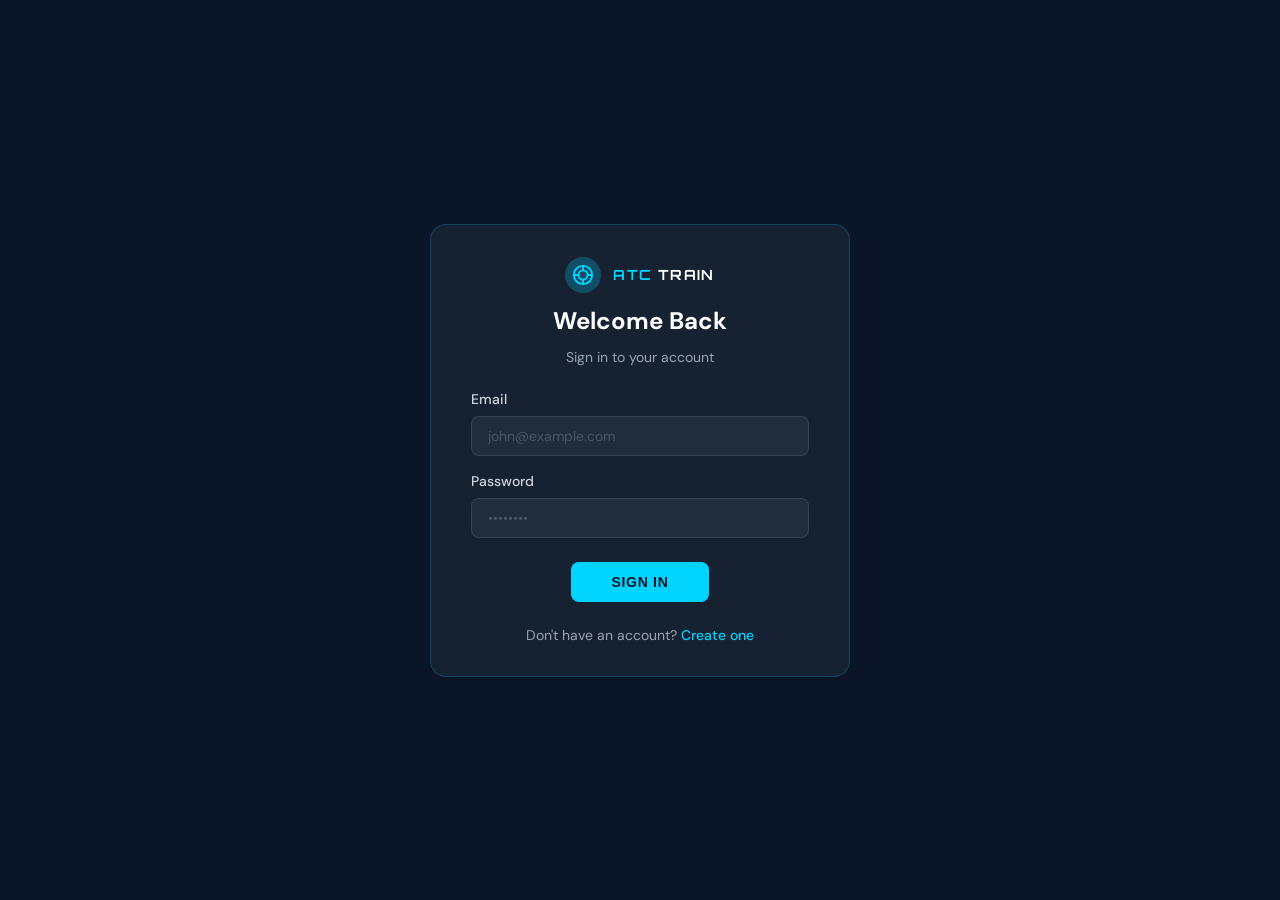
<file: login.html>
<!DOCTYPE html>
<html lang="en">
<head>
  <meta charset="UTF-8">
  <meta name="viewport" content="width=device-width, initial-scale=1.0">
  <title>Sign In — ATC Training System</title>
  <link rel="stylesheet" href="login.css">
</head>
<body>
  <main>
    <section class="login">
      <div class="login-box">

        <div class="login-header">
          <a href="index.html" class="logo">
            <div class="logo-icon">
              <span class="radar-ping"></span>
              <svg width="22" height="22" viewBox="0 0 24 24" fill="none" stroke="#00d4ff" stroke-width="2" stroke-linecap="round">
                <circle cx="12" cy="12" r="10"/>
                <circle cx="12" cy="12" r="5"/>
                <line x1="12" y1="2"  x2="12" y2="7"/>
                <line x1="12" y1="17" x2="12" y2="22"/>
                <line x1="2"  y1="12" x2="7"  y2="12"/>
                <line x1="17" y1="12" x2="22" y2="12"/>
              </svg>
            </div>
            <div class="logo-text-wrap">
              <span class="logo-atc">ATC</span>
              <span class="logo-train"> TRAIN</span>
            </div>
          </a>
          <h1>Welcome Back</h1>
          <p>Sign in to your account</p>
        </div>

        <form class="login-form">
          <div class="form-group">
            <label for="email">Email</label>
            <input type="email" id="email" placeholder="john@example.com" />
          </div>
          <div class="form-group">
            <label for="password">Password</label>
            <input type="password" id="password" placeholder="••••••••" />
          </div>
          <div class="form-submit">
            <button type="submit">Sign In</button>
          </div>
        </form>

        <p class="login-footer">
          Don't have an account? <a href="signup.html">Create one</a>
        </p>

      </div>
    </section>
  </main>
</body>
</html>
</file>
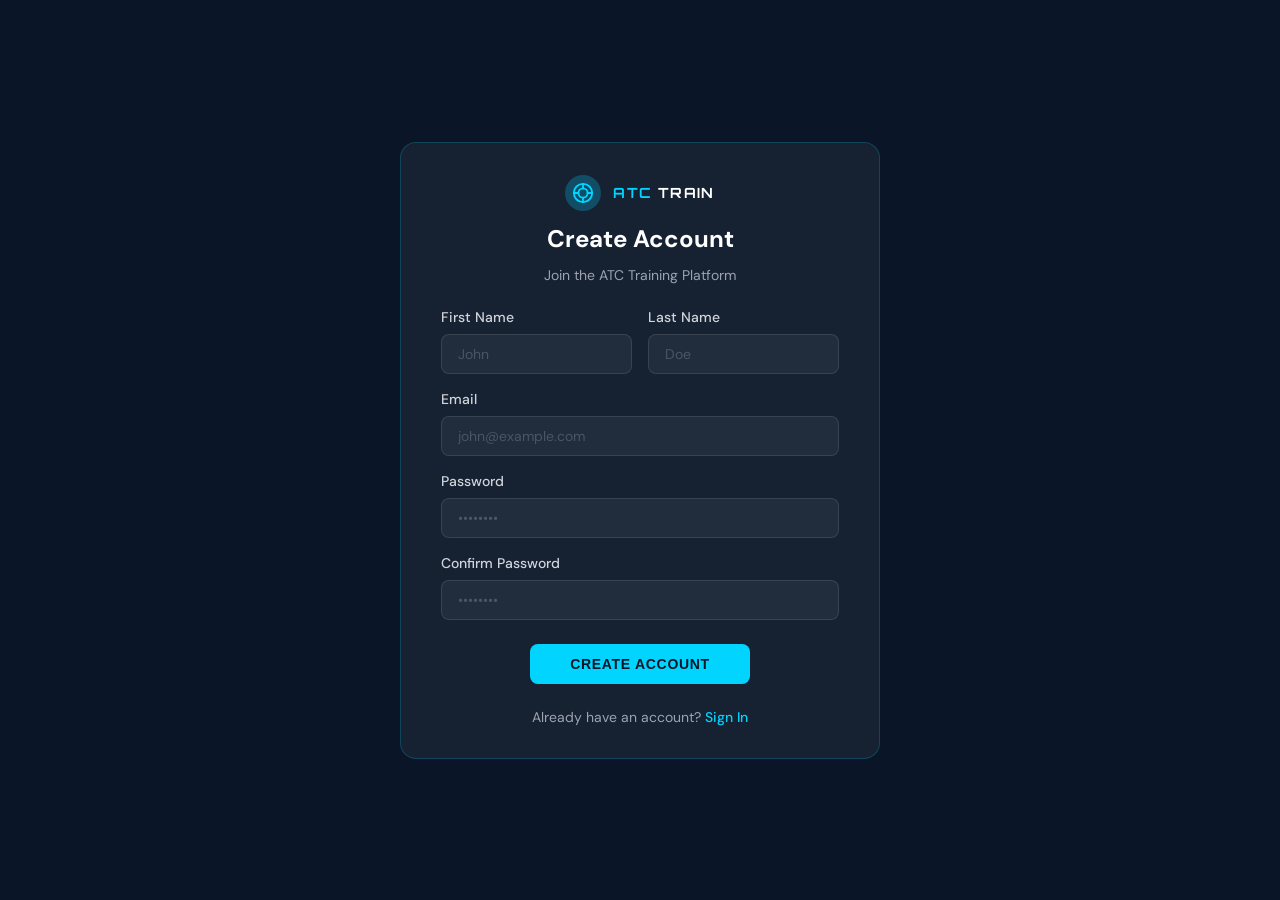
<file: signup.html>
<!DOCTYPE html>
<html lang="en">

<head>
    <meta charset="UTF-8">
    <meta name="viewport" content="width=device-width, initial-scale=1.0">
    <title>Sign Up — ATC Training System</title>
    <link rel="stylesheet" href="signup.css">
</head>

<body>
    <main>
        <section class="signup">
            <div class="signup-box">

                <div class="signup-header">
                    <a href="index.html" class="logo">
                        <div class="logo-icon">
                            <span class="radar-ping"></span>
                            <svg width="22" height="22" viewBox="0 0 24 24" fill="none" stroke="#00d4ff"
                                stroke-width="2" stroke-linecap="round">
                                <circle cx="12" cy="12" r="10" />
                                <circle cx="12" cy="12" r="5" />
                                <line x1="12" y1="2" x2="12" y2="7" />
                                <line x1="12" y1="17" x2="12" y2="22" />
                                <line x1="2" y1="12" x2="7" y2="12" />
                                <line x1="17" y1="12" x2="22" y2="12" />
                            </svg>
                        </div>
                        <div class="logo-text-wrap">
                            <span class="logo-atc">ATC</span>
                            <span class="logo-train"> TRAIN</span>
                        </div>
                    </a>
                    <h1>Create Account</h1>
                    <p>Join the ATC Training Platform</p>
                </div>

                <form class="signup-form">
                    <div class="form-row">
                        <div class="form-group">
                            <label for="firstname">First Name</label>
                            <input type="text" id="firstname" placeholder="John" />
                        </div>
                        <div class="form-group">
                            <label for="lastname">Last Name</label>
                            <input type="text" id="lastname" placeholder="Doe" />
                        </div>
                    </div>
                    <div class="form-group">
                        <label for="email">Email</label>
                        <input type="email" id="email" placeholder="john@example.com" />
                    </div>
                    <div class="form-group">
                        <label for="password">Password</label>
                        <input type="password" id="password" placeholder="••••••••" />
                    </div>
                    <div class="form-group">
                        <label for="confirm">Confirm Password</label>
                        <input type="password" id="confirm" placeholder="••••••••" />
                    </div>
                    <div class="form-submit">
                        <button type="submit">Create Account</button>
                    </div>
                </form>

                <p class="signup-footer">
                    Already have an account? <a href="login.html">Sign In</a>
                </p>

            </div>
        </section>
    </main>
</body>

</html>
</file>
<file: login.css>
@import url('https://fonts.googleapis.com/css2?family=Orbitron:wght@500;700&family=DM+Sans:wght@400;500&display=swap');

/* ── Variables ── */
:root {
  --navy:         #0a1628;
  --accent:       #00d4ff;
  --white:        #ffffff;
  --gray-1:       #d1d5db;
  --gray-2:       #9ca3af;
  --gray-4:       #4b5563;
  --card-bg:      rgba(255, 255, 255, 0.05);
  --card-border:  rgba(0, 212, 255, 0.2);
  --input-bg:     rgba(255, 255, 255, 0.05);
  --input-border: rgba(255, 255, 255, 0.1);
}

/* ── Reset ── */
*, *::before, *::after {
  box-sizing: border-box;
  margin: 0;
  padding: 0;
}

body {
  font-family: 'DM Sans', sans-serif;
  background: var(--navy);
  color: var(--white);
  min-height: 100vh;
  display: flex;
  align-items: center;
  justify-content: center;
  padding: 3rem 1.25rem;
}

a { text-decoration: none; }

/* ── Main ── */
main {
  width: 100%;
  max-width: 420px;
}

/* ── Login box ── */
.login-box {
  background: var(--card-bg);
  border: 1px solid var(--card-border);
  border-radius: 1rem;
  padding: 2rem 2.5rem;
  display: flex;
  flex-direction: column;
  gap: 1.5rem;
}

/* ── Header ── */
.login-header {
  display: flex;
  flex-direction: column;
  align-items: center;
  gap: 0.75rem;
  text-align: center;
}

.logo {
  display: flex;
  align-items: center;
  gap: 0.75rem;
}

.logo-icon {
  position: relative;
  width: 2.25rem;
  height: 2.25rem;
  display: flex;
  align-items: center;
  justify-content: center;
}

@keyframes radar-ping {
  0%   { transform: scale(1);   opacity: 0.8; }
  70%  { transform: scale(1.6); opacity: 0; }
  100% { transform: scale(1.6); opacity: 0; }
}

.radar-ping {
  position: absolute;
  width: 2.25rem;
  height: 2.25rem;
  border-radius: 9999px;
  background: rgba(0, 212, 255, 0.25);
  animation: radar-ping 2s cubic-bezier(0, 0, 0.2, 1) infinite;
}

.logo-text-wrap {
  font-family: 'Orbitron', sans-serif;
  font-size: 0.875rem;
  font-weight: 700;
  letter-spacing: 0.1em;
}

.logo-atc   { color: var(--accent); }
.logo-train { color: var(--white); }

.login-header h1 {
  font-size: 1.5rem;
  font-weight: 700;
  color: var(--white);
}

.login-header p {
  font-size: 0.875rem;
  color: var(--gray-2);
}

/* ── Form ── */
.login-form {
  display: flex;
  flex-direction: column;
  gap: 1rem;
}

.form-group {
  display: flex;
  flex-direction: column;
  gap: 0.5rem;
}

.form-group label {
  font-size: 0.875rem;
  font-weight: 500;
  color: var(--gray-1);
}

.form-group input {
  background: var(--input-bg);
  border: 1px solid var(--input-border);
  border-radius: 0.5rem;
  padding: 0.625rem 1rem;
  font-size: 0.875rem;
  font-family: 'DM Sans', sans-serif;
  color: var(--white);
  outline: none;
  transition: border-color 0.2s;
  width: 100%;
}

.form-group input::placeholder { color: var(--gray-4); }
.form-group input:focus { border-color: var(--accent); }

/* ── Submit ── */
.form-submit {
  display: flex;
  justify-content: center;
  margin-top: 0.5rem;
}

.form-submit button {
  padding: 0.75rem 2.5rem;
  border-radius: 0.5rem;
  font-size: 0.875rem;
  font-weight: 600;
  letter-spacing: 0.05em;
  text-transform: uppercase;
  background: var(--accent);
  color: var(--navy);
  border: none;
  cursor: pointer;
  transition: background 0.2s;
}

.form-submit button:hover { background: #00b8d9; }

/* ── Footer ── */
.login-footer {
  text-align: center;
  font-size: 0.875rem;
  color: var(--gray-2);
}

.login-footer a {
  color: var(--accent);
  font-weight: 500;
  transition: color 0.2s;
}

.login-footer a:hover { color: #00b8d9; }

/* ── Responsive ── */
@media (max-width: 480px) {
  .login-box { padding: 1.5rem; }
}
</file>
<file: signup.css>
@import url('https://fonts.googleapis.com/css2?family=Orbitron:wght@500;700&family=DM+Sans:wght@400;500&display=swap');

/* ── Variables ── */
:root {
  --navy:       #0a1628;
  --accent:     #00d4ff;
  --white:      #ffffff;
  --gray-1:     #d1d5db;
  --gray-2:     #9ca3af;
  --gray-4:     #4b5563;
  --card-bg:    rgba(255, 255, 255, 0.05);
  --card-border: rgba(0, 212, 255, 0.2);
  --input-bg:   rgba(255, 255, 255, 0.05);
  --input-border: rgba(255, 255, 255, 0.1);
}

/* ── Reset ── */
*, *::before, *::after {
  box-sizing: border-box;
  margin: 0;
  padding: 0;
}

body {
  font-family: 'DM Sans', sans-serif;
  background: var(--navy);
  color: var(--white);
  min-height: 100vh;
  display: flex;
  align-items: center;
  justify-content: center;
  padding: 3rem 1.25rem;
}

a { text-decoration: none; }

/* ── Main ── */
main {
  width: 100%;
  max-width: 480px;
}

/* ── Signup box ── */
.signup-box {
  background: var(--card-bg);
  border: 1px solid var(--card-border);
  border-radius: 1rem;
  padding: 2rem 2.5rem;
  display: flex;
  flex-direction: column;
  gap: 1.5rem;
}

/* ── Header ── */
.signup-header {
  display: flex;
  flex-direction: column;
  align-items: center;
  gap: 0.75rem;
  text-align: center;
}

.logo {
  display: flex;
  align-items: center;
  gap: 0.75rem;
}

.logo-icon {
  position: relative;
  width: 2.25rem;
  height: 2.25rem;
  display: flex;
  align-items: center;
  justify-content: center;
}

@keyframes radar-ping {
  0%   { transform: scale(1);   opacity: 0.8; }
  70%  { transform: scale(1.6); opacity: 0; }
  100% { transform: scale(1.6); opacity: 0; }
}

.radar-ping {
  position: absolute;
  width: 2.25rem;
  height: 2.25rem;
  border-radius: 9999px;
  background: rgba(0, 212, 255, 0.25);
  animation: radar-ping 2s cubic-bezier(0, 0, 0.2, 1) infinite;
}

.logo-text-wrap {
  font-family: 'Orbitron', sans-serif;
  font-size: 0.875rem;
  font-weight: 700;
  letter-spacing: 0.1em;
}

.logo-atc   { color: var(--accent); }
.logo-train { color: var(--white); }

.signup-header h1 {
  font-size: 1.5rem;
  font-weight: 700;
  color: var(--white);
}

.signup-header p {
  font-size: 0.875rem;
  color: var(--gray-2);
}

/* ── Form ── */
.signup-form {
  display: flex;
  flex-direction: column;
  gap: 1rem;
}

.form-row {
  display: grid;
  grid-template-columns: 1fr 1fr;
  gap: 1rem;
}

.form-group {
  display: flex;
  flex-direction: column;
  gap: 0.5rem;
}

.form-group label {
  font-size: 0.875rem;
  font-weight: 500;
  color: var(--gray-1);
}

.form-group input {
  background: var(--input-bg);
  border: 1px solid var(--input-border);
  border-radius: 0.5rem;
  padding: 0.625rem 1rem;
  font-size: 0.875rem;
  font-family: 'DM Sans', sans-serif;
  color: var(--white);
  outline: none;
  transition: border-color 0.2s;
  width: 100%;
}

.form-group input::placeholder { color: var(--gray-4); }
.form-group input:focus { border-color: var(--accent); }

/* ── Submit ── */
.form-submit {
  display: flex;
  justify-content: center;
  margin-top: 0.5rem;
}

.form-submit button {
  padding: 0.75rem 2.5rem;
  border-radius: 0.5rem;
  font-size: 0.875rem;
  font-weight: 600;
  letter-spacing: 0.05em;
  text-transform: uppercase;
  background: var(--accent);
  color: var(--navy);
  border: none;
  cursor: pointer;
  transition: background 0.2s;
}

.form-submit button:hover { background: #00b8d9; }

/* ── Footer ── */
.signup-footer {
  text-align: center;
  font-size: 0.875rem;
  color: var(--gray-2);
}

.signup-footer a {
  color: var(--accent);
  font-weight: 500;
  transition: color 0.2s;
}

.signup-footer a:hover { color: #00b8d9; }

/* ── Responsive ── */
@media (max-width: 480px) {
  .signup-box { padding: 1.5rem; }
  .form-row   { grid-template-columns: 1fr; }
}
</file>
